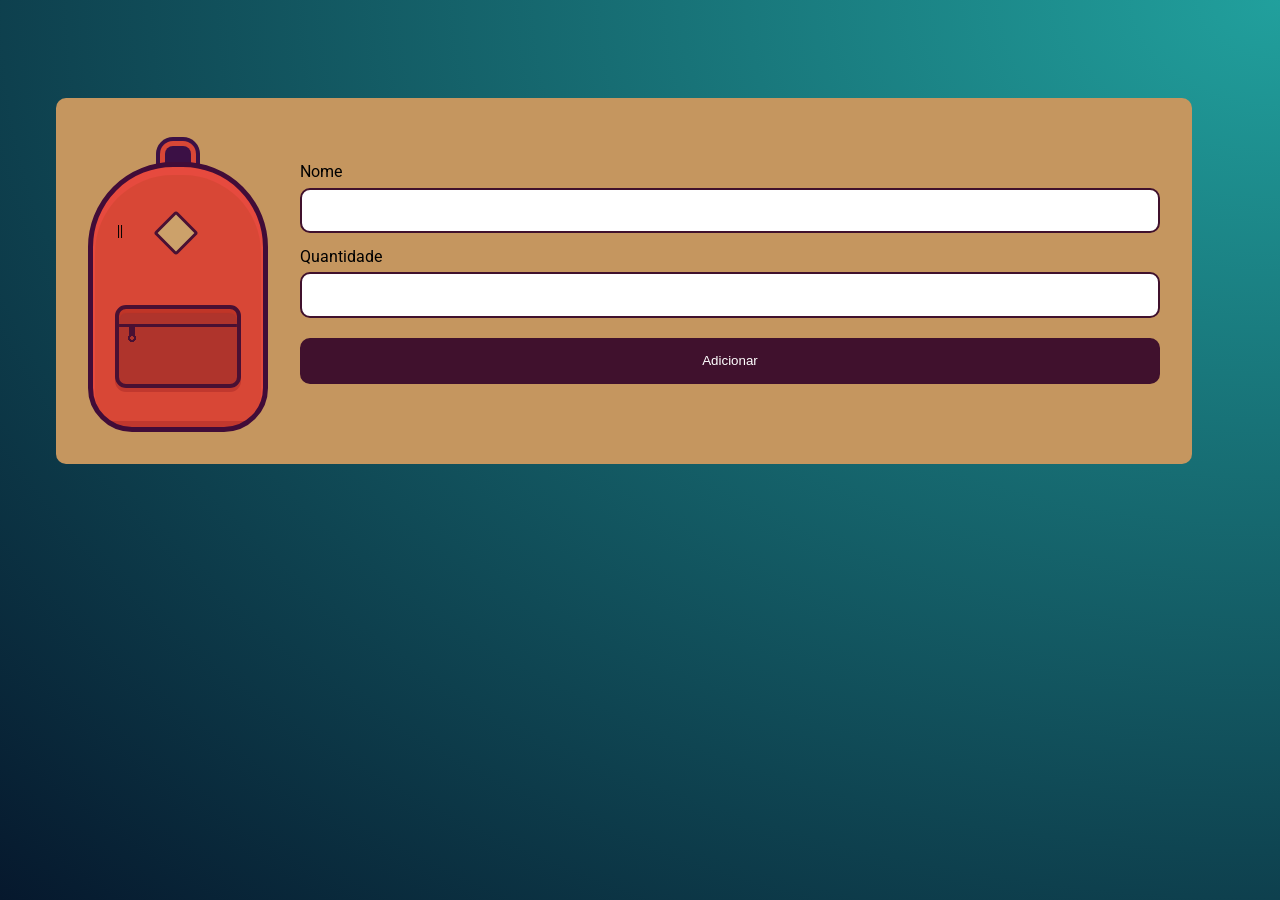
<file: mochila-de-viagem/index.html>
<!DOCTYPE html>
<html lang="en">
<head>
    <meta charset="UTF-8">
    <meta http-equiv="X-UA-Compatible" content="IE=edge">
    <meta name="viewport" content="width=device-width, initial-scale=1.0">
    <title>Mochila de viagem</title>
    <link rel="stylesheet" href="css/style.css">

    <link rel="preconnect" href="https://fonts.googleapis.com">
    <link rel="preconnect" href="https://fonts.gstatic.com" crossorigin>
    <link href="https://fonts.googleapis.com/css2?family=Roboto&display=swap" rel="stylesheet"> 
</head>
<body>
    <main class="conteudo">
        <div class="principal">
            <div class="mochila"></div>
            <form action="" class="adicionar" id="novoItem">
                <label for="nome">Nome</label>
                <input type="text" name="nome" id="nome">
                <label for="quantidade">Quantidade</label>
                <input type="number" name="quantidade" id="quantidade">
                <input type="submit" value="Adicionar" class="cadastrar" id="cadastrar">
            </form>
        </div>
        
        <ul class="lista" id="lista"></ul>
    </main>

    <script src="js/main.js"></script>
</body>
</html>
</file>
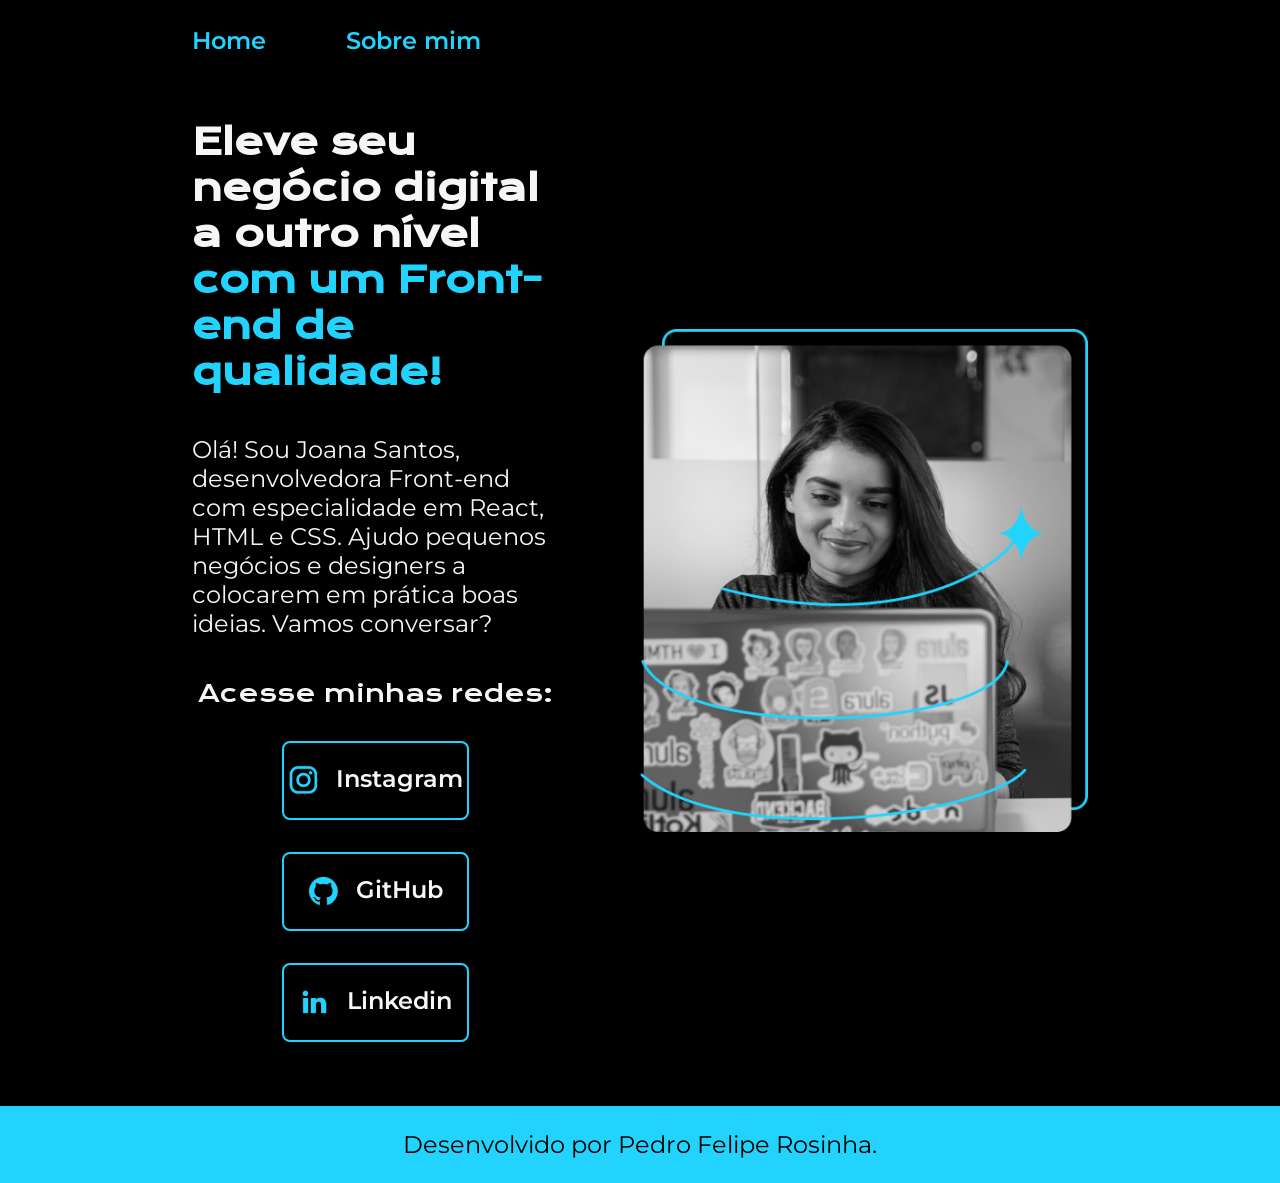
<file: portfólio alura/index.html>
<!DOCTYPE html>
<html lang="pt-br">
<head>
    <meta charset="UTF-8">
    <meta http-equiv="X-UA-Compatible" content="IE=edge">
    <meta name="viewport" content="width=device-width, initial-scale=1.0">
    <title>Portfolio</title>
    <link rel="stylesheet" href="./styles/style.css">
</head>
<body>
    <header class="cabecalho">
        <nav class="cabecalho__menu">
            <a class="cabecalho__menu__link" href="index.html">Home</a>
            <a class="cabecalho__menu__link" href="about.html">Sobre mim</a>
        </nav>
    </header>
    <main class="apresentacao">
        <section class="apresentacao__conteudo">
            <h1 class="apresentacao__conteudo__titulo">Eleve seu negócio digital a outro nível <strong class="titulo-destaque">com um Front-end de qualidade!</strong></h1>
            <p class="apresentacao__conteudo__texto">Olá! Sou Joana Santos, desenvolvedora Front-end com especialidade em React, HTML e CSS. Ajudo pequenos negócios e designers a colocarem em prática boas ideias. Vamos conversar?</p>
            <div class="apresentacao__links">
                <h2 class="apresentacao__links__subtitulo">Acesse minhas redes:</h2>
                <a class="apresentacao__links__navegacao" href="https://instagram.com/feliperosinha">
                    <img src="./assets/instagram.png" alt="">
                    Instagram
                </a>
                <a class="apresentacao__links__navegacao" href="https://github.com/pedrorosinha">
                    <img src="./assets/github.png" alt="">
                    GitHub
                </a>
                <a class="apresentacao__links__navegacao" href="https://https://www.linkedin.com/in/pedro-felipe-paulino-rosinha-792388228/">
                    <img src="./assets/linkedin.png" alt="">
                    Linkedin
                </a>
            </div>
        </section>
        <img class="apresentacao__imagem" src="./assets/imagem.png" alt="Foto da Joana Santos programando">
    </main>
    <footer class="rodape">
        <p>Desenvolvido por Pedro Felipe Rosinha.</p>
    </footer>
</body>
</html>
</file>
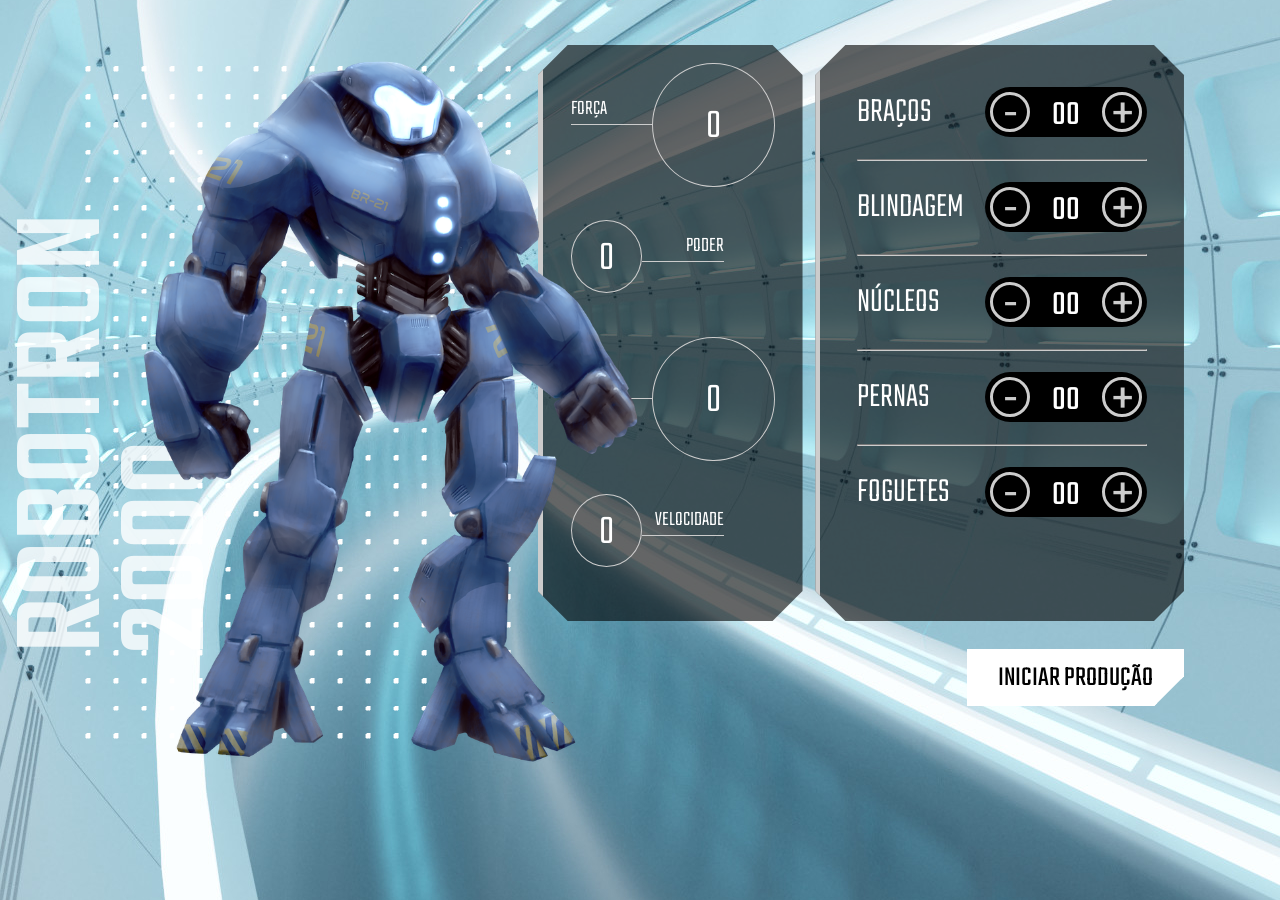
<file: robotron-2000-projeto_inicial/index.html>
<!DOCTYPE html>
<html lang="pt-br">
<head>
    <meta charset="UTF-8">
    <meta http-equiv="X-UA-Compatible" content="IE=edge">
    <meta name="viewport" content="width=device-width, initial-scale=1.0">
    <link rel="shortcut icon" type="image/jpg" href="img/favicon.ico"/>
    <title>Robotron 2000</title>

    <link rel="stylesheet" href="css/style.css">
    <link rel="preconnect" href="https://fonts.googleapis.com">
    <link rel="preconnect" href="https://fonts.gstatic.com" crossorigin>
    <link href="https://fonts.googleapis.com/css2?family=Teko:wght@300;500&display=swap" rel="stylesheet"> 
</head>
<body>
    <main>
        <section class="robotron">
            <img class="robo" src="img/robotron.png" alt="Robotron" id="robotron">
            <figcaption class="titulo">ROBOTRON <br>2000</figcaption>
        </section>

        <section class="box estatisticas">
            <div class="estatistica">
                <p class="estatistica-titulo">Força</p>
                <div class="estatistica-valor">
                    <p class="estatistica-numero" data-estatistica="forca">0</p>
                </div>
            </div>
            <div class="estatistica">
                <p class="estatistica-titulo">Poder</p>
                <div class="estatistica-valor">
                    <p class="estatistica-numero" data-estatistica="poder">0</p>
                </div>
            </div>
            <div class="estatistica">
                <p class="estatistica-titulo">Energia</p>
                <div class="estatistica-valor">
                    <p class="estatistica-numero" data-estatistica="energia">0</p>
                </div>
            </div>
            <div class="estatistica">
                <p class="estatistica-titulo">Velocidade</p>
                <div class="estatistica-valor">
                    <p class="estatistica-numero" data-estatistica="velocidade">0</p>
                </div>
            </div>
        </section>

        <section class="equipamentos">
            <form action="" class="montador">
                <div class="box montador-conteudo">
                    <div class="peca">
                        <label for="" class="peca-titulo">Braços</label>
                        <div class="controle">
                            <buttom class="controle-ajuste" data-controle="-" data-peca="bracos">-</buttom>
                            <input type="text" class="controle-contador" value="00" data-contador>
                            <buttom class="controle-ajuste" data-controle="+" data-peca="bracos">+</buttom>
                        </div>
                    </div>
                    <hr class="linha">
                    <div class="peca">
                        <label for="" class="peca-titulo">Blindagem</label>
                        <div class="controle">
                            <buttom class="controle-ajuste" data-controle="-" data-peca="blindagem">-</buttom>
                            <input type="text" class="controle-contador" value="00" data-contador>
                            <buttom class="controle-ajuste" data-controle="+" data-peca="blindagem">+</buttom>
                        </div>
                    </div>
                    <hr class="linha">
                    <div class="peca">
                        <label for="" class="peca-titulo">Núcleos</label>
                        <div class="controle">
                            <buttom class="controle-ajuste" data-controle="-" data-peca="nucleos">-</buttom>
                            <input type="text" class="controle-contador" value="00" data-contador>
                            <buttom class="controle-ajuste" data-controle="+" data-peca="nucleos">+</buttom>
                        </div>
                    </div>
                    <hr class="linha">
                    <div class="peca">
                        <label for="" class="peca-titulo">Pernas</label>
                        <div class="controle">
                            <buttom class="controle-ajuste" data-controle="-" data-peca="pernas">-</buttom>
                            <input type="text" class="controle-contador" value="00" data-contador>
                            <buttom class="controle-ajuste" data-controle="+" data-peca="pernas">+</buttom>
                        </div>
                    </div>
                    <hr class="linha">
                    <div class="peca">
                        <label for="" class="peca-titulo">Foguetes</label>
                        <div class="controle">
                            <buttom class="controle-ajuste" data-controle="-" data-peca="foguetes">-</buttom>
                            <input type="text" class="controle-contador" value="00" data-contador>
                            <buttom class="controle-ajuste" data-controle="+" data-peca="foguetes">+</buttom>
                        </div>
                    </div>
                </div>
                <input type="submit" value="Iniciar produção" class="producao" id="producao">
            </form>
        </section>
    </main>

    <script src="js/main.js"></script>
</body>
</html>
</file>
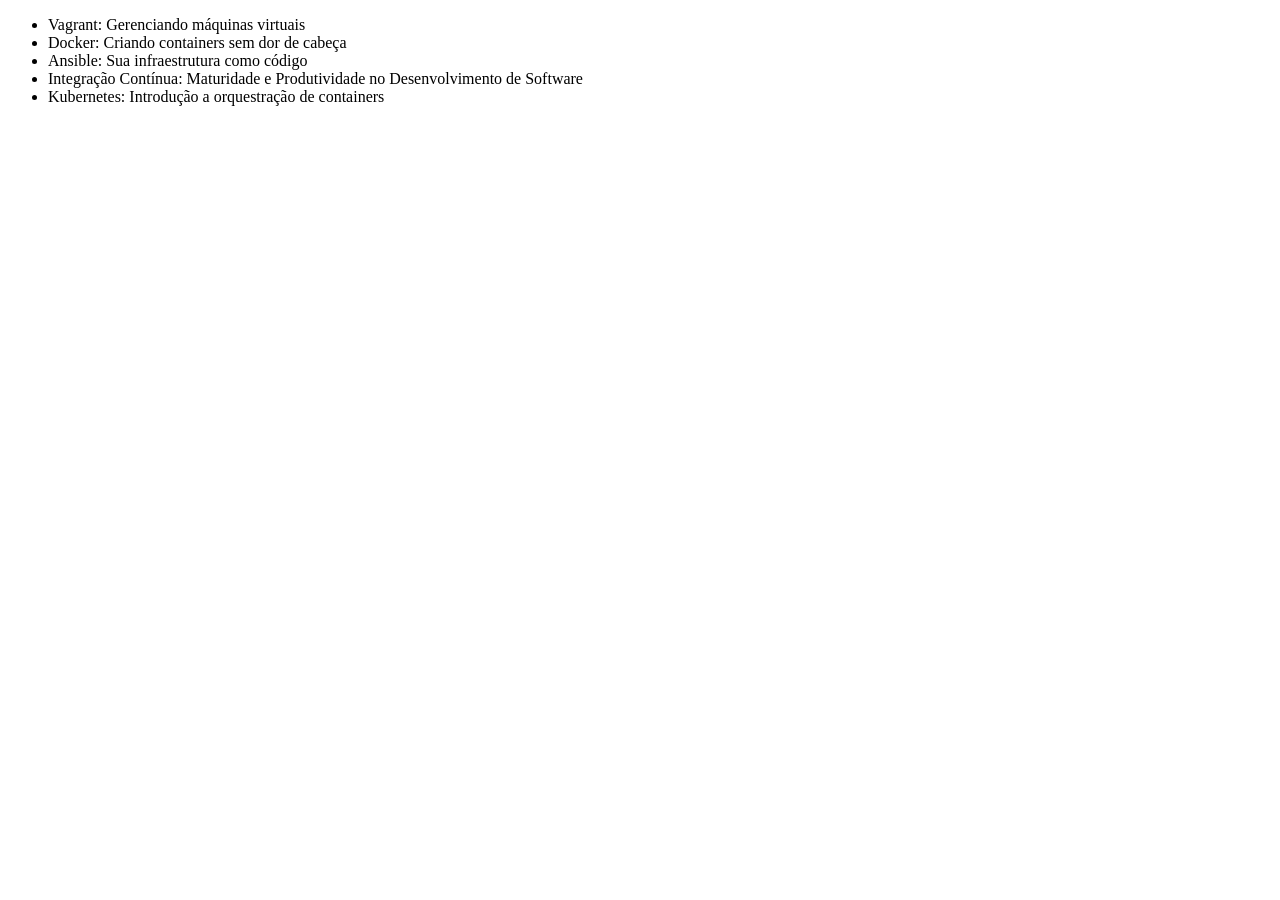
<file: git-e-github/pedro/index.html>
<!DOCTYPE html>
<html lang="en">
<head>
    <meta charset="UTF-8">
    <meta name="viewport" content="width=device-width, initial-scale=1.0">
    <title>Lista de Cursos de DevOps da Alura</title>
</head>
<body>
    <ul>
        <li>Vagrant: Gerenciando máquinas virtuais</li>
        <li>Docker: Criando containers sem dor de cabeça</li>
        <li>Ansible: Sua infraestrutura como código</li>
        <li>Integração Contínua: Maturidade e Produtividade no Desenvolvimento de Software</li>
        <li>Kubernetes: Introdução a orquestração de containers</li>
    </ul>
</body>
</html>
</file>
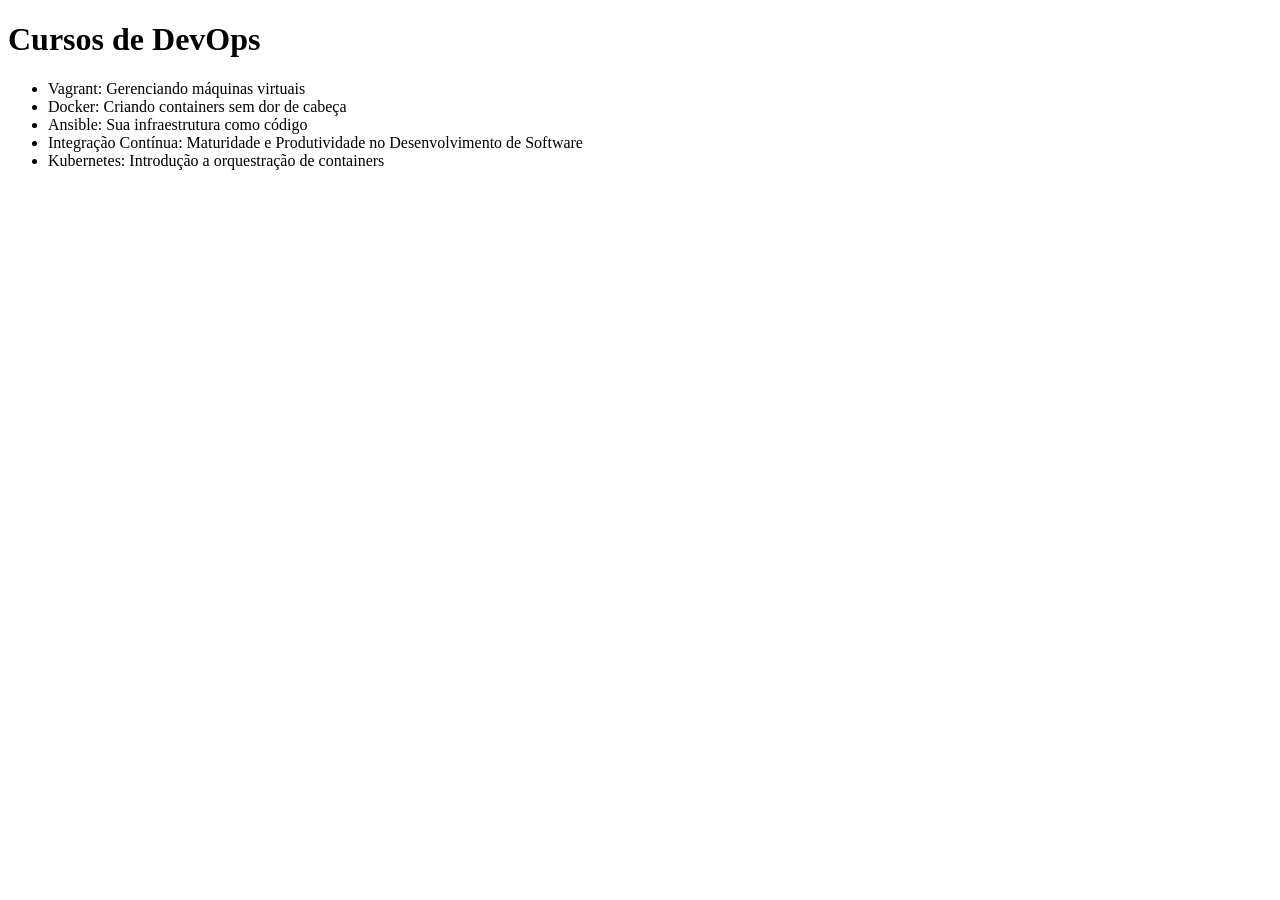
<file: git-e-github/ana/projeto/index.html>
<!DOCTYPE html>
<html lang="en">
<head>
    <meta charset="UTF-8">
    <meta name="viewport" content="width=device-width, initial-scale=1.0">
    <title>Lista de Cursos de DevOps da Alura</title>
</head>
<body>
    <h1>Cursos de DevOps</h1>
    
    <ul>
        <li>Vagrant: Gerenciando máquinas virtuais</li>
        <li>Docker: Criando containers sem dor de cabeça</li>
        <li>Ansible: Sua infraestrutura como código</li>
        <li>Integração Contínua: Maturidade e Produtividade no Desenvolvimento de Software</li>
        <li>Kubernetes: Introdução a orquestração de containers</li>
    </ul>
</body>
</html>
</file>
<file: mochila-de-viagem/css/style.css>
html {
    background: radial-gradient(farthest-corner at right top,#21A09D, #06182D);
    height: 100%;
    font-family: 'Roboto', cursive;
}

.conteudo {
    padding: 10vh 3em 0;
    display: flex;
    align-items: flex-start;
    gap: 2em;
}

.principal {
    flex-grow: 1;
    flex-basis: auto;
    min-width: 600px;
    padding: 4em 2em 2em;
    box-sizing: border-box;
    display: flex;
    background: #C5965F;
    border-radius: 10px;
    gap: 2em;
}
  
.mochila {
    min-width: 170px;
    max-width: 170px;
    height: 180px;
    padding-top: 80px;
    background-color: #d84736;
    box-shadow: inset 0 6px 0 2px #e64a3e, 0 -93px 0 -77px #3b1045, 0 -93px 0 -72px #d84736, 0 -93px 0 -68px #3b1045;
    background-image: linear-gradient(to right, transparent 5px, transparent 20px, transparent 1px, transparent 25px, transparent 5px, transparent 20px, transparent 20px, transparent 86px, #c1382e 45px, #c1382e 230px, transparent 25px, transparent 172px );
    background-position: center 254px;
    background-size: 305px 6px;
    background-repeat: repeat-x; 
    border: 5px solid #410c38;
    border-radius: 85px 85px 44px 44px;
    display: inline-block;
    vertical-align: top;
    flex-basis: auto;
    flex-grow: 1;
}
  
.mochila:before, .mochila:after {
    display: block;
    content: '';
    position: absolute;
  }
  
.mochila:before {
    height: 75px;
    width: 118px;
    background-image: radial-gradient(circle closest-corner at 13px 29px , #af342c, #af342c 2px, transparent 2px, transparent), radial-gradient(circle closest-corner at 13px 29px , #491033, #491033 4px, transparent 4px, transparent), linear-gradient(to bottom, transparent 10px, transparent 15px, #491033 5px, #491033 18px, transparent 18px, transparent 100px), linear-gradient(to right, #af342c 10px, #af342c 10px, transparent 10px, transparent 16px, #af342c 9px, #af342c 50px), linear-gradient(to bottom, #af342c 8px, #af342c 16px, #491033 8px, #491033 30px, #af342c 20px, #af342c 72px, #af342c 10px, #af342c 57px, #af342c 5%);
    margin-left: 22px;
    margin-top: 58px;
    border: 4px solid #491033;
    border-radius: 11px;
    box-shadow: 0 4px 0 0 #c1382e, inset 0px 4px 1px 0 #c03527;
    content: '||';
    color: transparent;
    font-family: Comic Sans MS;
    font-weight: bold;
    z-index: 1;
    text-shadow: rgb(0, 0, 0) -2px -86px 0px;
    font-size: 14px;
}
  
.mochila:after {
    margin-left: 67px;
    margin-top: -30px;
    background: #cca16a;
    width:26px;
    height:26px;
    border: 3px solid #491033;
    border-radius: 3px;
    transform: rotate(45deg);
}

.adicionar {
    width: 100%;
}

.adicionar input {
    width: 100%;
    box-sizing: border-box;
    margin: 0.5em 0 1em;
    padding: 1em 0.5em;
    border-radius: 10px;
    border: 2px solid #40112D;
}

.adicionar label {
    display: block;
}

.cadastrar {
    background-color: #40112D;
    color: #FFFFFF;
    cursor: pointer;
}

.lista {
    margin: 0;
    padding: 0;
}

.item {
    list-style: none;
    padding: 0.6em 2em;
    background: #FFFFFF;
    border-radius: 10px;
    margin: 0 0 1em;
    width: 100%;
    box-sizing: border-box;
    display: inline-flex;
    align-items: center;
    gap: 1em;
    font-size: 20px;
}

.item strong {
    border-radius: 50%;
    display: flex;
    align-items: center;
    justify-content: center;
    width: 40px;
    height: 40px;
    Background: #C5965F;
    font-weight: 400;
}
</file>
<file: portfólio alura/styles/style.css>
@import url('https://fonts.googleapis.com/css2?family=Krona+One&family=Montserrat:wght@400;600&display=swap');

:root {
    --cor-primaria: #000000;
    --cor-secundaria: #F6F6F6;
    --cor-terciaria: #22D4FD;
    --cor-hover: #272727;

    --fonte-primaria: 'Krona One', sans-serif;
    --fonte-secundaria: 'Montserrat', sans-serif;
}

* {
    margin: 0;
    padding: 0;
}

body {
    box-sizing: border-box;
    background-color: var(--cor-primaria);
    color: var(--cor-secundaria);
}

.cabecalho {
    padding: 2% 0% 0% 15%;
}

.cabecalho__menu {
    display: flex;
    gap: 80px;
}

.cabecalho__menu__link {
    font-family: var(--fonte-secundaria);
    font-size: 1.5rem;
    font-weight: 600;
    color: var(--cor-terciaria);
    text-decoration: none;
}

.apresentacao {
    padding: 5% 15%;
    display: flex;
    align-items: center;
    justify-content: space-between;
    gap: 82px;
}

.apresentacao__conteudo {
    width: 50%;
    display: flex;
    flex-direction: column;
    gap: 40px;
}

.apresentacao__conteudo__titulo {
    font-size: 2.25rem;
    font-family: var(--fonte-primaria);
}

.titulo-destaque {
    color: var(--cor-terciaria);
}

.apresentacao__conteudo__texto {
    font-size: 1.5rem;
    font-family: var(--fonte-secundaria);
}

.apresentacao__links {
    display: flex;
    flex-direction: column;
    justify-content: space-between;
    align-items: center;
    gap: 32px;
}

.apresentacao__links__subtitulo {
    font-family: var(--fonte-primaria);
    font-weight: 400;
    font-size: 1.5rem;
}

.apresentacao__links__navegacao {
    display: flex;
    justify-content: center;
    gap: 16px;
    border: 2px solid var(--cor-terciaria);
    width: 50%;
    text-align: center;
    border-radius: 8px;
    font-size: 1.5rem;
    font-weight: 600;
    padding: 21.5px 0;
    text-decoration: none;
    color: #f6f6f6;
    font-family: var(--fonte-secundaria);
}

.apresentacao__links__link:hover {
    background-color: var(--cor-hover);
}

.apresentacao__imagem {
    width: 50%;
}

.rodape {
    padding: 24px;
    color: var(--cor-primaria);
    background-color: var(--cor-terciaria);
    text-align: center;
    font-family: var(--fonte-secundaria);
    font-size: 1.5rem;
    font-weight: 400;
}

@media (max-width: 1200px) {
    .cabecalho {
        padding: 10%;
    }

    .cabecalho__menu {
        justify-content: center;       
    }
    
    .apresentacao {
        flex-direction: column-reverse;
        padding: 5%;
    }

    .apresentacao__conteudo {
        width: auto;
    }
}
</file>
<file: robotron-2000-projeto_inicial/css/style.css>
:root {
    --main-cinza: #CCCCCC;
    --main-branco: #FFFFFF;
    --main-preto: #000000;
}

* {
    box-sizing: border-box;
}

body {
    background: url(../img/fundo.jpg);
    background-position: center center;
    background-size: cover cover;
    padding: 0;
    margin: 0;
    font-weight: 300;
}

body, input {
    font-family: 'Teko', sans-serif;
}

main {
    width: 80vw;
    height: 80vh;
    margin: 10vh 8vw 10vh 12vw;
    display: flex;
    gap: 1vw;
}

.robotron {
    background: url(../img/estrutura.png) no-repeat;
    background-position: center center;
    margin: 0;
    flex-basis: 40%;
    position: relative;
}

.robo {
    height: 110%;
    z-index: 1;
    position: absolute;
    left: -20%;
    top: -5%;
}

.titulo {
    transform: rotate(180deg);
    font-weight: 500;
    font-size: 130px;
    position: absolute;
    bottom: 7rem;
    left: -3rem;
    line-height: 0.8;
    writing-mode: vertical-rl;
    text-orientation: mixed;
    color: rgba(255,255,255,0.8)
}

.box {
    background: rgba(0,0,0,0.6);
    clip-path: polygon(calc(100% - 30px) 0, 100% 30px, 100% calc(100% - 30px), calc(100% - 30px) 100%, 30px 100%, 0 calc(100% - 30px), 0 30px, 30px 0);
    border-left: 5px solid var(--main-cinza);
    height: 80%;
}

/****************************** Equipamentos *****/

.equipamentos {
    flex-basis: 32%;
}

.montador {
    height: 100%;;
}

.montador-conteudo {
    padding: 2em 10%;
}

.peca {
    padding: 1em 0;
}

.peca-titulo {
    color: var(--main-branco);
    text-transform: uppercase;
    font-size: 2.5em;
}

.controle {
    background: var(--main-preto);
    border-radius: 25px;
    float: right;
    display: inline-flex;
    padding: 5px;
    align-items: center;
    align-self: flex-end;
}

.controle-contador {
    width: 40px;
    height: 35px;
    background: none;
    border: 0;
    margin: 0 1rem;
    color: var(--main-branco);
    text-align: center;
    font-size: 2.5em;
    display: inline-flex;
    align-items: center;
    padding-top: 8px;
}

.controle-ajuste {
    display: inline-block;
    width: 40px;
    height: 40px;
    line-height: 44px;
    border-radius: 50%;
    color: var(--main-cinza);
    font-size: 4em;
    background: var(--main-preto);
    text-align: center;
    border: 3px solid var(--main-cinza);
    cursor: pointer;
}

.linha {
    border-color: var(--main-cinza);
}

.producao {
    margin-top: 1em;
    font-size: 2em;
    text-transform: uppercase;
    padding: 0.2em 1em;
    float: right;
    border: 3px solid var(--main-branco);
    background: var(--main-branco);
    clip-path: polygon(100% 0, 100% calc(100% - 30px), calc(100% - 30px) 100%, 0 100%, 0 0);
    cursor: pointer;
}

.producao:hover {
    background: var(--main-preto);
    color: var(--main-branco)
}



/****************************** Estatísticas *****/
.estatisticas {
    flex-basis: 23%;
    padding: 2em 2em 0;
}

.estatistica {
    color: var(--main-branco);
    display: flex;
    align-items: flex-start;
    height: 25%;
}

.estatistica-titulo {
    font-size: 1.5em;
    border-bottom: 1px solid var(--main-cinza);
    flex-basis: 40%;
    text-transform: uppercase;
    order: 1
}

.estatistica-valor {
    flex-basis: 60%;
    position: relative;
    margin: 10px 0 0;
    order: 2;
    margin: -10px 0 0;
}

.estatistica-valor::after {
    content: "";
    display: block;
    padding-bottom: 100%;
    border: 1px solid var(--main-cinza);
    border-radius: 50%;
}

.estatistica-numero {
    position: absolute;
    top: 50%;
    transform: translateY(-46%);
    width: 100%;
    line-height: 100%;
    text-align: center;
    font-size: 3em;
    margin: 0;
}

.estatistica:nth-child(2n) .estatistica-titulo {
    order: 2;
    text-align: right;
}

.estatistica:nth-child(2n) .estatistica-valor {
    order: 1;
    flex-basis: 35%;
    margin: 10px 0 0;
}

@media screen and (max-width: 1600px) {
    body { 
        font-size: 14px;
    }
    main {
        width: 90vw;
        height: 80vh;
        margin: 5vh auto;
    }
}

@media screen and (max-width: 1200px) {
    body { 
        font-size: 13px;
    }

    main {
        width: 96vw;
        height: 80vh;
        margin: 10vh auto;
    }
}
</file>
